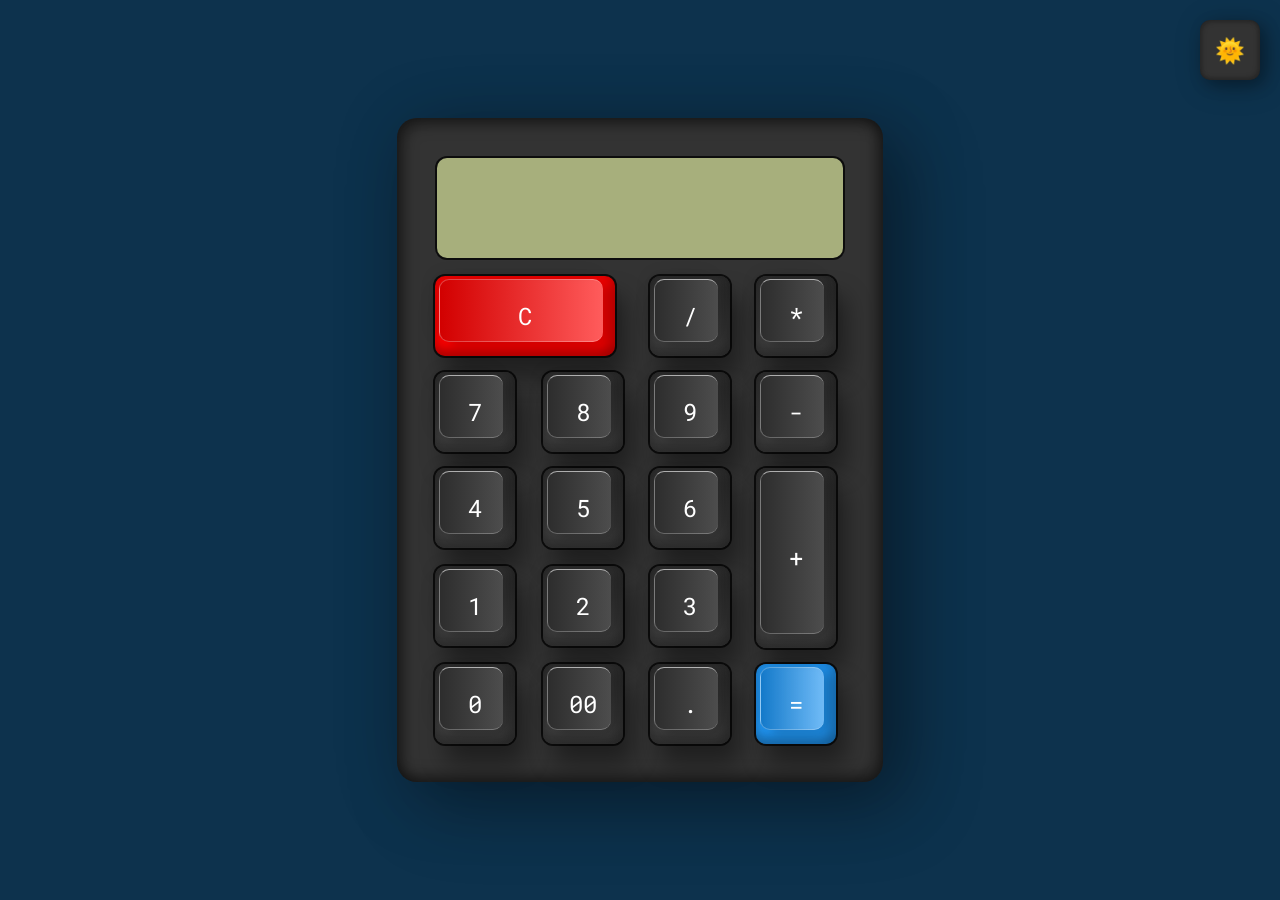
<file: index.html>
<!DOCTYPE html>
<html lang="en">
<head>
    <meta charset="UTF-8">
    <meta http-equiv="X-UA-Compatible" content="IE=edge">
    <meta name="viewport" content="width=device-width, initial-scale=1.0">
    <title>Calculator | Dark and Light Mode</title>
    <link rel="stylesheet" type="text/css" href="styles.css">
</head>
<body>
    <div class="btn">
        <strong>🌞</strong>
        <strong>🌙</strong>
    </div>
    <div class="container">
        <form action="" class="calculator" name="calc">
            <input type="text" class="value" readonly name="txt">
            <span class="num clear" onclick="calc.txt.value=''"><i>C</i></span>
            <span class="num" onclick="calc.txt.value+='/'"><i>/</i></span>
            <span class="num" onclick="calc.txt.value+='*'"><i>*</i></span>
            <span class="num" onclick="calc.txt.value+='7'"><i>7</i></span>
            <span class="num" onclick="calc.txt.value+='8'"><i>8</i></span>
            <span class="num" onclick="calc.txt.value+='9'"><i>9</i></span>
            <span class="num" onclick="calc.txt.value+='-'"><i>-</i></span>
            <span class="num" onclick="calc.txt.value+='4'"><i>4</i></span>
            <span class="num" onclick="calc.txt.value+='5'"><i>5</i></span>
            <span class="num" onclick="calc.txt.value+='6'"><i>6</i></span>
            <span class="num plus" onclick="calc.txt.value+='+'"><i>+</i></span>
            <span class="num" onclick="calc.txt.value+='1'"><i>1</i></span>
            <span class="num" onclick="calc.txt.value+='2'"><i>2</i></span>
            <span class="num" onclick="calc.txt.value+='3'"><i>3</i></span>
            <span class="num" onclick="calc.txt.value+='0'"><i>0</i></span>
            <span class="num" onclick="calc.txt.value+='00'"><i>00</i></span>
            <span class="num" onclick="calc.txt.value+='.'"><i>.</i></span>

            <span class="num equal" onclick="document.calc.txt.value=eval(calc.txt.value)"><i>=</i>
            </span>

        </form>
    </div>

    <!-- Fixed deployment -->

    <script src="app.js"></script>
</body>
</html>
</file>
<file: styles.css>
@import url('https://fonts.googleapis.com/css2?family=Festive&family=Nunito:wght@200;500&family=Public+Sans:wght@300;400&family=Quicksand:wght@300&family=Roboto+Mono:wght@200;300&family=Zen+Kaku+Gothic+Antique:wght@300;400&display=swap');

*{
    margin: 0;
    padding: 0;
    box-sizing: border-box;
    font-family: 'Roboto Mono', monospace;
}
body{
    display: flex;
    justify-content: center ;
    align-items: center;
    min-height: 100vh;
    background: #0d324d;
}
body.light{
    background: #f8f8f8;
}
.container{
    position: relative;
    min-width: 300px;
    min-height: 400px;
    background: #333;
    padding: 40px 30px 30px;
    border-radius: 20px;
    box-shadow: 25px 25px 75px rgba(0,0,0,0.25),
    10px 10px 70px rgba(0,0,0,0.25),
    inset -5px -5px 15px rgba(0,0,0,0.5),
    inset 5px 5px 15px rgba(0,0,0,0.5);
}
body.light .container{
    background: #D7DBDD;
    box-shadow: 25px 25px 75px rgba(0,0,0,0.15),
    10px 10px 70px rgba(0,0,0,0.15),
    inset -5px -5px 15px rgba(0,0,0,0.15),
    inset 5px 5px 15px rgba(0,0,0,0.05);
}
.calculator{
    position: relative;
    display: grid;
}
.calculator .value{
    position: relative;
    grid-column: span 4;
    height: 100px;
    left: 10px;
    width: calc(100% - 20px);
    border: none;
    outline: none;
    background: #a7af7c;
    margin-bottom: 10px;
    border-radius: 10px;
    box-shadow: 0 0 0 2px rgba(0,0,0,0.75);
    text-align: right;
    padding: 10px;
    font-size: 2em;
}
.calculator span{
    position: relative;
    display: grid;
    place-items: center;
    width: 80px;
    height: 80px;
    margin: 8px;
    background: linear-gradient(180deg, #2f2f2f, #3f3f3f);
    box-shadow: inset -8px 0 8px rgba(0,0,0,0.15),
    inset 0 -8px 8px rgba(0,0,0,0.25),
    0 0 0 2px rgba(0,0,0,0.75),
    10px 20px 25px rgba(0,0,0,0.4);
    color: #fff;
    user-select: none;
    cursor: pointer;
    font-weight: 400;
    border-radius: 10px;
}
body.light .calculator span{
    background: linear-gradient(180deg, #fafafa, #f4f4f4);
    box-shadow: inset -8px 0 8px rgba(0,0,0,0.15),
    inset 0 -8px 8px rgba(0,0,0,0.15),
    0 0 0 2px rgba(0,0,0,0.1),
    10px 20px 25px rgba(0,0,0,0.25);
}
.calculator span::before{
    content: '';
    position: absolute;
    top: 3px;
    left: 4px;
    bottom: 14px;
    right: 12px;
    background: linear-gradient(90deg, #2d2d2d, #4d4d4d);
    border-radius: 10px;
    box-shadow: -5px -5px 15px rgba(0,0,0,0.1),
    10px 5px 10px rgba(0,0,0,0.15);
    border-left: 1px solid #fff4;
    border-bottom: 1px solid #fff4;
    border-top: 1px solid #fff9;
}
body.light .calculator span::before{
    background: linear-gradient(90deg, #e6e6e6, #efefef);
    border-radius: 10px;
    box-shadow: -10px -10px 10px rgba(255, 255, 255, 0.25),
    10px 5px 10px rgba(0,0,0,0.15);
    border-left: 1px solid #0004;
    border-bottom: 1px solid #0004;
    border-top: 1px solid #0009;
}
.calculator span:active{
    filter: brightness(1.5);
}
body.light .calculator span:active{
    filter: brightness(0.9);
}
.calculator span i{
    position: relative;
    font-style: normal;
    font-size: 1.5em;
    text-transform: uppercase;
}
body.light .calculator span i{
    color: #333;
}
body.light .calculator .clear,
.calculator .clear{
    grid-column: span 2;
    width: 180px;
    background: #f00;
}
body.light .calculator .clear::before,
.calculator .clear::before{
    background: linear-gradient(90deg, #d20000, #ffffff5c);
    border-left: 1px solid #fff4;
    border-bottom: 1px solid #fff4;
    border-top: 1px solid #fff4
}
.calculator .plus{
    grid-row: span 2;
    height: 180px;
}
body.light .calculator .equal,
.calculator .equal{
    background: #2196f3;
}
body.light .calculator .equal::before,
.calculator .equal::before{
    background: linear-gradient(90deg, #1479c9, #ffffff5c);
    border-left: 1px solid #fff4;
    border-bottom: 1px solid #fff4;
    border-top: 1px solid #fff4
}

.btn{
    position: absolute;
    top: 20px;
    right: 20px;
    width: 60px;
    height: 60px;
    background: #333;
    font-size: 1.5em;
    box-shadow: 5px 5px 15px rgba(0,0,0,0.25),
    5px 5px 30px rgba(0,0,0,0.25),
    inset -2px -2px 5px rgba(0,0,0,0.25),
    inset 2px 2px 5px rgba(0,0,0,0.25);
    display: flex;
    justify-content: center;
    align-items: center;
    cursor: pointer;
    border-radius: 10px;
}
body.light .btn{
    background: #979A9A;
    box-shadow: 5px 5px 15px rgba(0,0,0,0.1),
    5px 5px 30px rgba(0,0,0,0.05),
    inset -2px -2px 5px rgba(0,0,0,0.1),
    inset 2px 2px 5px rgba(0,0,0,0.05);
}
.btn strong{
    display: none;
}
.btn strong:nth-child(1){
    display: block;
}
body.light .btn strong:nth-child(1){
    display: none;
}
body.light .btn strong:nth-child(2){
    display: block;
}
</file>
